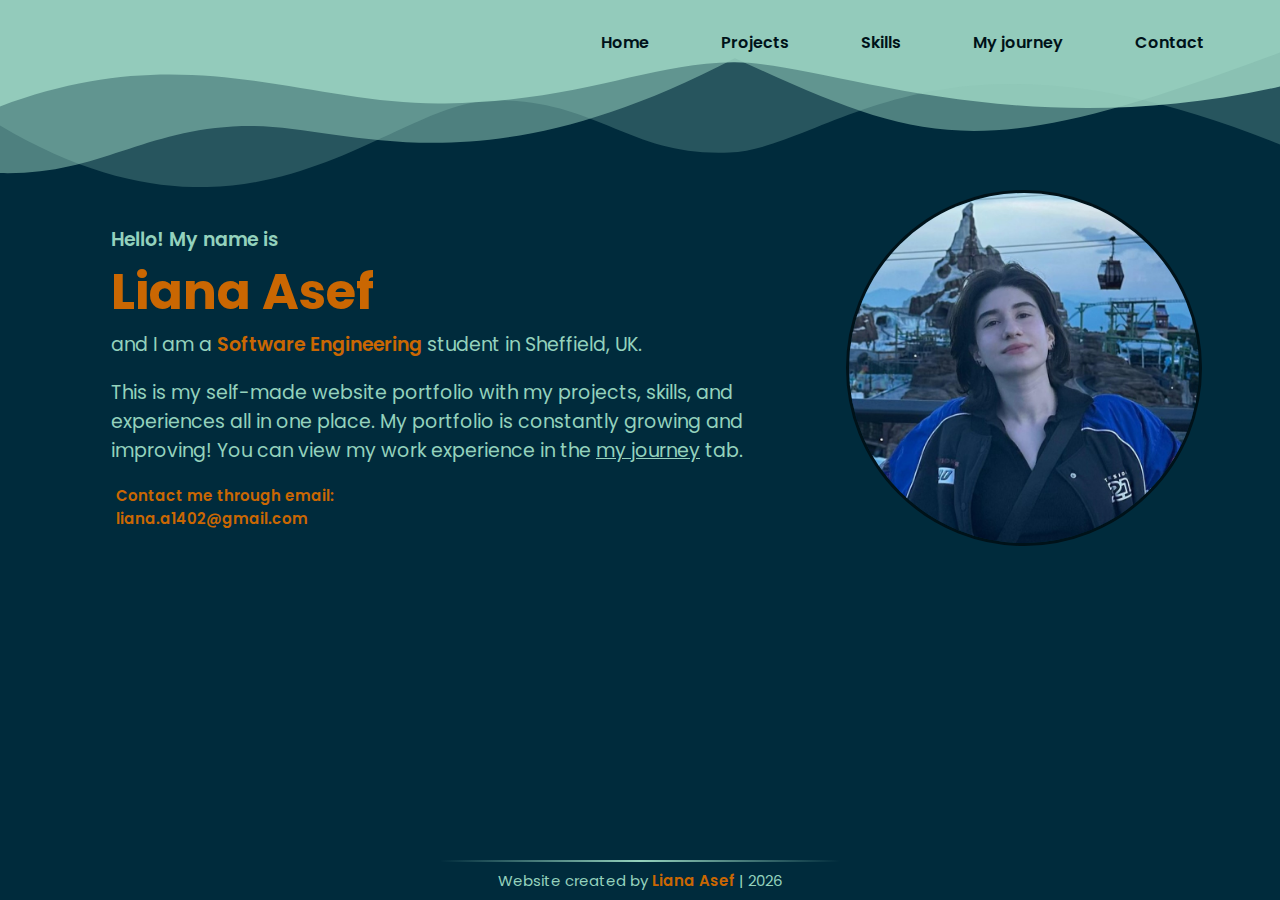
<file: index.html>
<!DOCTYPE html>
<html lang="en">
<head>
    <meta charset="UTF-8">
    <meta name="viewport" content="width=device-width, initial-scale=1.0">
    <title>Home</title>
    <link rel="stylesheet" href="styles/mobile.css">
    <link rel="stylesheet" media="only screen and (min-width:430px)" href="styles/tablet.css">
    <link rel="stylesheet" media="only screen and (min-width:1000px)" href="styles/desktop.css">
</head>

<body>
    <header>
        <div id="divider_id" class="website-divider-container-110428">
            <svg xmlns="http://www.w3.org/2000/svg" class="divider-img-110428" viewBox="0 0 1080 137" preserveAspectRatio="none">
                <path d="M 0,137 V 59.03716 c 158.97703,52.21241 257.17659,0.48065 375.35967,2.17167 118.18308,1.69101 168.54911,29.1665 243.12679,30.10771 C 693.06415,92.25775 855.93515,29.278599 1080,73.61449 V 137 Z" style="opacity:0.85"></path>
                <path d="M 0,10.174557 C 83.419822,8.405668 117.65911,41.78116 204.11379,44.65308 290.56846,47.52499 396.02558,-7.4328 620.04248,94.40134 782.19141,29.627636 825.67279,15.823104 1080,98.55518 V 137 H 0 Z" style="opacity:0.5"></path>
                <path d="M 0,45.10182 C 216.27861,-66.146913 327.90348,63.09813 416.42665,63.52904 504.94982,63.95995 530.42054,22.125806 615.37532,25.210412 700.33012,28.295019 790.77619,132.60682 1080,31.125744 V 137 H 0 Z" style="opacity:0.25"></path>
            </svg>   
         </div>
        <navbar class="navbar">
            <button class="hamburger">
                <div class="bar"></div>
            </button>
            <ul class="navbar-list">
                <li class="navbar-list-item"><a href="index.html">Home</a></li>
                <li class="navbar-list-item"><a href="projects.html">Projects</a></li>
                <li class="navbar-list-item"><a href="skills.html">Skills</a></li>
                <li class="navbar-list-item"><a href="journey.html">My journey</a></li>
                <li class="navbar-list-item"><a href="contact.html">Contact</a></li>
            </ul>
        </navbar>
    </header>

    <div class="index-body-container">
        <div class="about-me">
            <p class="about-me-main" id="about-me-line-1">Hello! My name is</p>
            <h1>Liana Asef</h1>
            <p class="about-me-main" id="about-me-line-2">and I am a <span class="color-red">Software Engineering</span> student in Sheffield, UK.</p>
            <p class="about-me-main">This is my self-made website portfolio with my projects, skills, and experiences all in one place. My portfolio is constantly growing and improving! You can view my work experience in the <a href="journey.html"><u>my journey</u></a> tab.</p>
            <p class="quick-contact">Contact me through email:</p>
            <p class="quick-contact">liana.a1402@gmail.com</p>
        </div>
        <div class="image">
            <img class="full-face-pic" src="images/FullFace.jpg">
        </div>
    </div>
    <footer class="footer">
        <hr>
        <p>Website created by <span class="color-red">Liana Asef</span> | <script>new Date().getFullYear()>document.write(new Date().getFullYear());</script></p>
    </footer>
    <script src="js/main.js"></script>
</body>
</html>
</file>
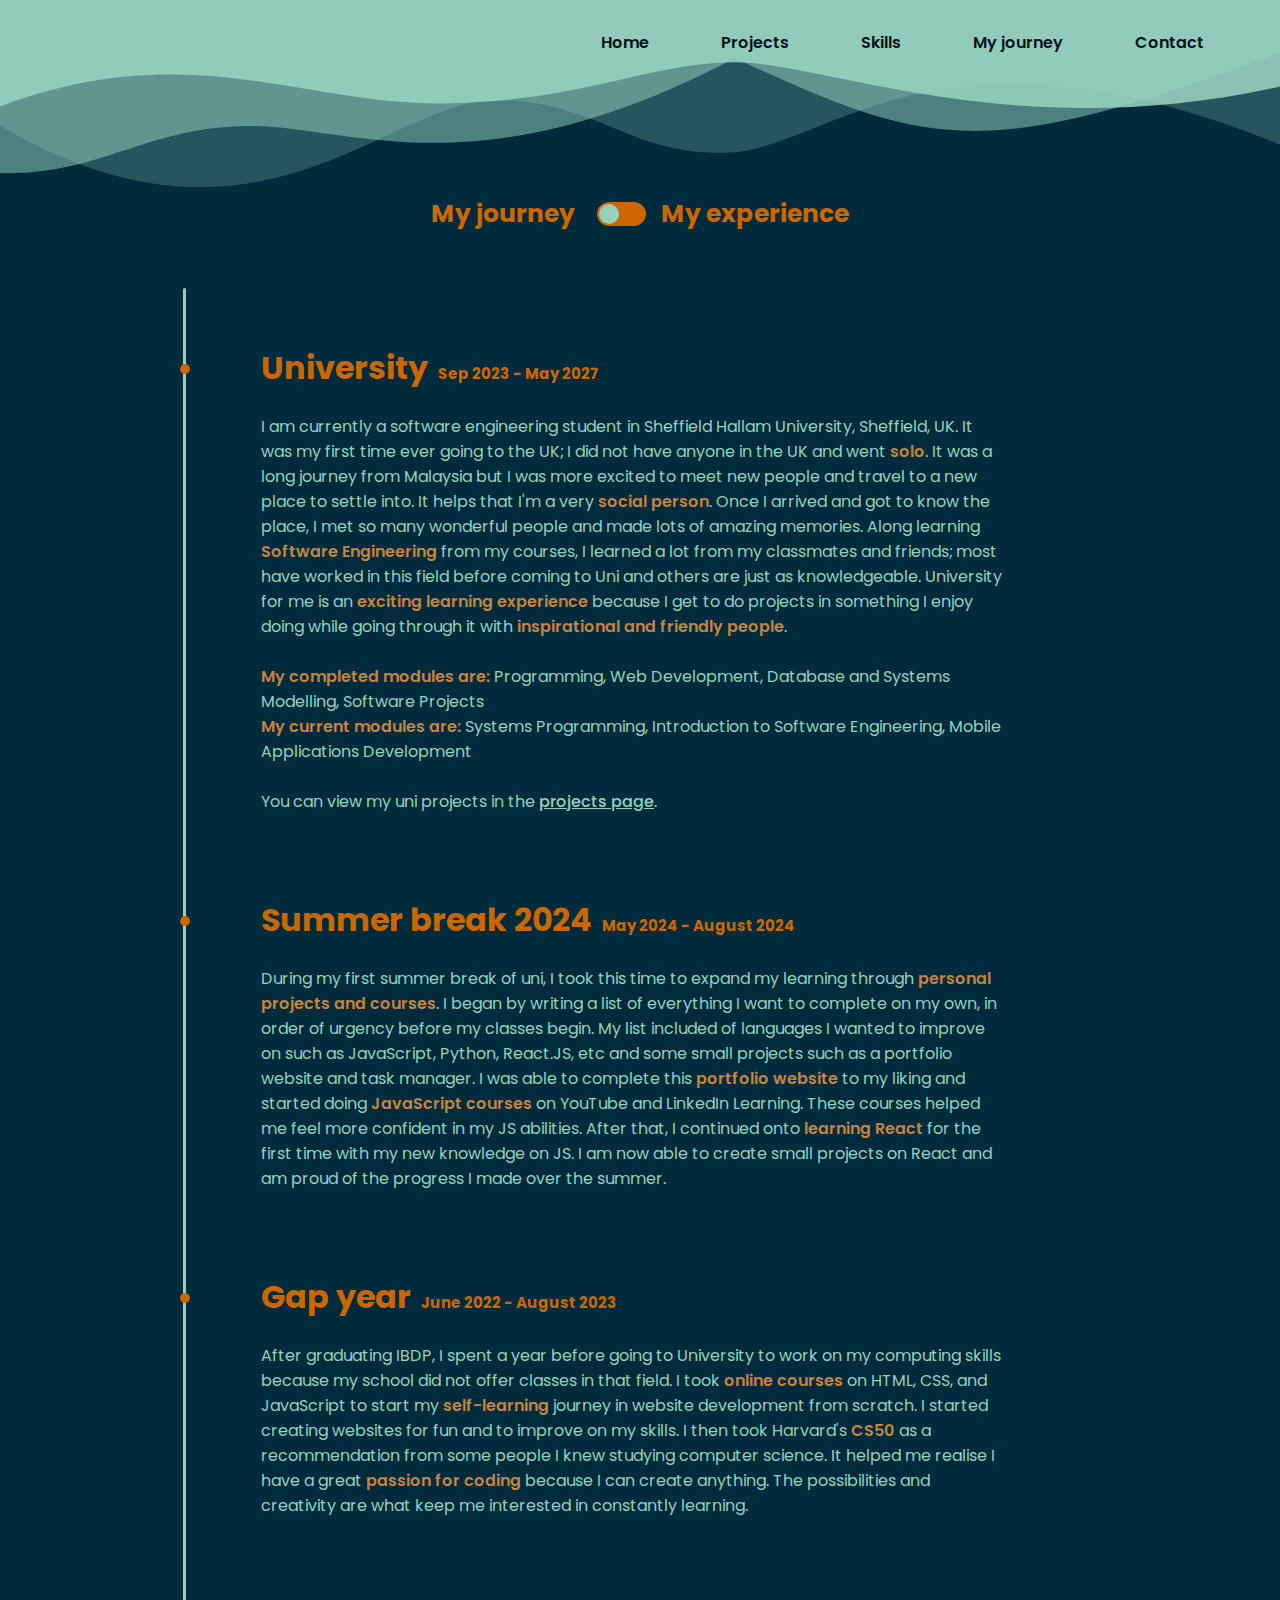
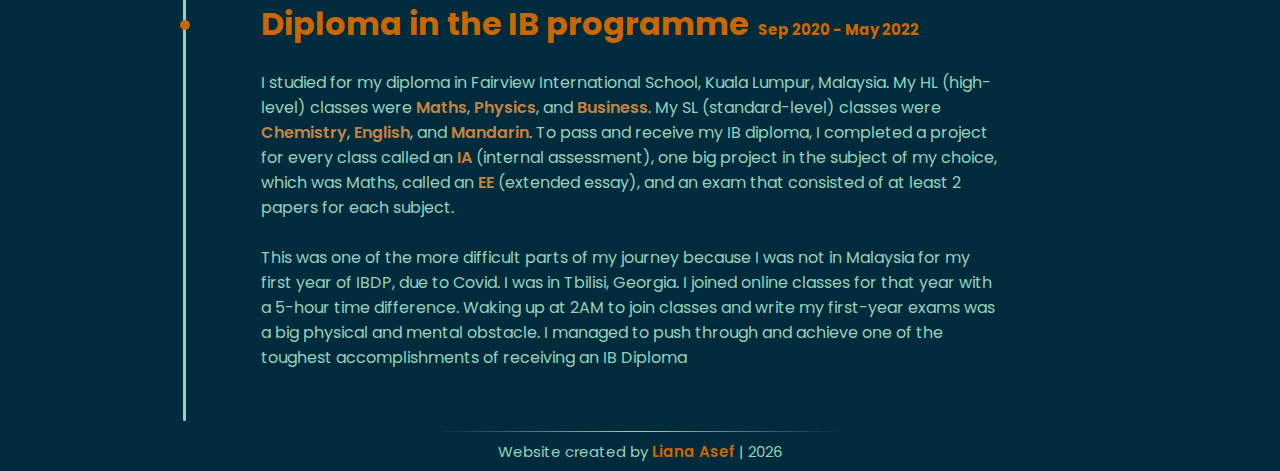
<file: journey.html>
<!DOCTYPE html>
<html lang="en">
<head>
    <meta charset="UTF-8">
    <meta name="viewport" content="width=device-width, initial-scale=1.0">
    <title>My journey</title>
    <link rel="stylesheet" href="styles/mobile.css">
    <link rel="stylesheet" media="only screen and (min-width:430px)" href="styles/tablet.css">
    <link rel="stylesheet" media="only screen and (min-width:1000px)" href="styles/desktop.css">
    <link rel="shortcut icon" href="#" />
</head>
<body>
    <header>
        <div id="divider_id" class="website-divider-container-110428">
            <svg xmlns="http://www.w3.org/2000/svg" class="divider-img-110428" viewBox="0 0 1080 137" preserveAspectRatio="none">
                <path d="M 0,137 V 59.03716 c 158.97703,52.21241 257.17659,0.48065 375.35967,2.17167 118.18308,1.69101 168.54911,29.1665 243.12679,30.10771 C 693.06415,92.25775 855.93515,29.278599 1080,73.61449 V 137 Z" style="opacity:0.85"></path>
                <path d="M 0,10.174557 C 83.419822,8.405668 117.65911,41.78116 204.11379,44.65308 290.56846,47.52499 396.02558,-7.4328 620.04248,94.40134 782.19141,29.627636 825.67279,15.823104 1080,98.55518 V 137 H 0 Z" style="opacity:0.5"></path>
                <path d="M 0,45.10182 C 216.27861,-66.146913 327.90348,63.09813 416.42665,63.52904 504.94982,63.95995 530.42054,22.125806 615.37532,25.210412 700.33012,28.295019 790.77619,132.60682 1080,31.125744 V 137 H 0 Z" style="opacity:0.25"></path>
            </svg>   
         </div>
        <navbar class="navbar">
            <button class="hamburger">
                <div class="bar"></div>
            </button>
            <ul class="navbar-list">
                <li class="navbar-list-item"><a href="index.html">Home</a></li>
                <li class="navbar-list-item"><a href="projects.html">Projects</a></li>
                <li class="navbar-list-item"><a href="skills.html">Skills</a></li>
                <li class="navbar-list-item"><a href="journey.html">My journey</a></li>
                <li class="navbar-list-item"><a href="contact.html">Contact</a></li>
            </ul>
        </navbar>
    </header>

    <div class="journey-body-container">
        <div class="switch-container">
            <h3>My journey</h3>
            <label class="switch">
                <input id="switch" type="checkbox">
                <span class="slider"></span>
            </label>
            <h3>My experience</h3>
        </div>
        
        <div>
            <div id="journey-page" class="journey-page">
                <div class="vl"></div>
                <div>
                    <div class="journey-card">
                        <h1 class="title"><span class="vl-dot"></span>University <span class="title-date">Sep 2023 - May 2027</span></h1>
                        <p>I am currently a software engineering student in Sheffield Hallam University, Sheffield, UK. It was my first time ever going to the UK; I did not have anyone in the UK and went <span class="color-light-red">solo</span>. It was a long journey from Malaysia but I was more excited to meet new people and travel to a new place to settle into. It helps that I'm a very <span class="color-light-red">social person</span>. Once I arrived and got to know the place, I met so many wonderful people and made lots of amazing memories. Along learning <span class="color-light-red">Software Engineering</span> from my courses, I learned a lot from my classmates and friends; most have worked in this field before coming to Uni and others are just as knowledgeable. University for me is an <span class="color-light-red">exciting learning experience</span> because I get to do projects in something I enjoy doing while going through it with <span class="color-light-red">inspirational and friendly people</span>. 
                            <br><br><span class="color-light-red">My completed modules are: </span>Programming, Web Development, Database and Systems Modelling, Software Projects
                            <br><span class="color-light-red">My current modules are: </span>Systems Programming, Introduction to Software Engineering, Mobile Applications Development
                            <br><br>You can view my uni projects in the <a href="projects.html"><u>projects page</u></a>.</p>
                    </div>
                    <div class="journey-card">
                        <h1 class="title"><span class="vl-dot"></span>Summer break 2024<span class="title-date">May 2024 - August 2024</span></h1>
                        <p>During my first summer break of uni, I took this time to expand my learning through <span class="color-light-red">personal projects and courses</span>. I began by writing a list of everything I want to complete on my own, in order of urgency before my classes begin. My list included of languages I wanted to improve on such as JavaScript, Python, React.JS, etc and some small projects such as a portfolio website and task manager. I was able to complete this <span class="color-light-red">portfolio website</span> to my liking and started doing <span class="color-light-red">JavaScript courses</span> on YouTube and LinkedIn Learning. These courses helped me feel more confident in my JS abilities. After that, I continued onto <span class="color-light-red">learning React</span> for the first time with my new knowledge on JS. I am now able to create small projects on React and am proud of the progress I made over the summer.</p>
                    </div>
                    <div class="journey-card">
                        <h1 class="title"><span class="vl-dot"></span>Gap year <span class="title-date">June 2022 - August 2023</span></h1>
                        <p>After graduating IBDP, I spent a year before going to University to work on my computing skills because my school did not offer classes in that field. I took <span class="color-light-red">online courses</span> on HTML, CSS, and JavaScript to start my <span class="color-light-red">self-learning</span> journey in website development from scratch. I started creating websites for fun and to improve on my skills. I then took Harvard's <span class="color-light-red">CS50</span> as a recommendation from some people I knew studying computer science. It helped me realise I have a great <span class="color-light-red">passion for coding</span> because I can create anything. The possibilities and creativity are what keep me interested in constantly learning.</p>
                    </div>
                    <div class="journey-card">
                        <h1 class="title"><span class="vl-dot"></span>Diploma in the IB programme <span class="title-date">Sep 2020 - May 2022</span></h1>
                        <p>I studied for my diploma in Fairview International School, Kuala Lumpur, Malaysia. My HL (high-level) classes were <span class="color-light-red">Maths</span>, <span class="color-light-red">Physics</span>, and <span class="color-light-red">Business</span>. My SL (standard-level) classes were <span class="color-light-red">Chemistry</span>, <span class="color-light-red">English</span>, and <span class="color-light-red">Mandarin</span>. To pass and receive my IB diploma, I completed a project for every class called an <span class="color-light-red">IA</span> (internal assessment), one big project in the subject of my choice, which was Maths, called an <span class="color-light-red">EE</span> (extended essay), and an exam that consisted of at least 2 papers for each subject.
                            <br><br>This was one of the more difficult parts of my journey because I was not in Malaysia for my first year of IBDP, due to Covid. I was in Tbilisi, Georgia. I joined online classes for that year with a 5-hour time difference. Waking up at 2AM to join classes and write my first-year exams was a big physical and mental obstacle. I managed to push through and achieve one of the toughest accomplishments of receiving an IB Diploma</p>
                    </div>
                </div>
            </div>

            <div id="experience-page" class="experience-page">
                <div class="experience-card">
                    <h1 class="title">Senior student ambassador <span class="title-date">Sheffield Hallam University</span></h1>
                    <p>I started taking student ambassador jobs in July 2024 and continue to take them whenever possible for more experience. My first one was the <span class="color-light-red">July open day</span> where I was stationed at the computing building, along with 2 other ambassadors. Our main task was to greet guests, help or direct them to the event/talk of their choice, keep track of the scheduled events to be prepared to guide guests between them, and make guests feel welcome to the University and answer any questions honestly. Since then, I've worked multiple days giving <span class="color-light-red">campus tours</span> and being involved in <span class="color-light-red">welcome talks</span>.
                        <br><br>My <span class="color-light-red">strengths</span> as a student ambassador is having a positive attitude being friendly and approachable when talking with guests and giving tours. I enjoy making every student's visit entertaining and memorable. During my tours, I try to talk with the students about their plans for uni or any topic they might be interested in, while also talking about my experience in Sheffield Hallam.
                        <br><br><span class="color-light-red">This opportunity has made me</span> more outgoing and confident. I've built my communication, teamworking, and leadership skills through campus tours, talks, and keeping other ambassadors and managers up to date. I also improved on my time management and planning skills through staying on a strict schedule we are given for the day. Our tours start and end on a specific time so we need to plan the destinations accordingly but not rush through it.
                        <br><br><span class="color-red">The skills I used in or learned from this experience:</span> <a href="skills.html#personal-skills">Organisation</a>, <a href="skills.html#personal-skills">Teamworking</a>, <a href="skills.html#personal-skills">Communication</a>, <a href="skills.html#personal-skills">Leadership</a>, <a href="skills.html#personal-skills">Planning</a>.</p>
                </div>
                <div class="experience-card">
                    <h1 class="title">Course representative <span class="title-date">Sheffield Hallam University, Sep 2023- June 2027</span></h1>
                    <p>Our main mission is to support students with all matters either through passing on feedback, redirecting them to the appropriate location for their need, or one-on-one chats for more minor situations. We keep regular communication with the department representative on feedback and conduct meetings to discuss if any further actions need to be taken. 
                        <br><br>A more specific example of a task assigned to me and another course rep in computing was to organize, plan, and host an autumn social event for all representatives in the computing department.
                        <br><br><span class="color-red">The skills I used in or learned from this experience:</span> <a href="skills.html#personal-skills">Organisation</a>, <a href="skills.html#personal-skills">Teamworking</a>, <a href="skills.html#personal-skills">Communication</a>, <a href="skills.html#personal-skills">Planning</a>.
                    </p>
                </div>
                <div class="experience-card">
                    <h1 class="title">World Scholars Cup volunteer <span class="title-date">Fairview International School, June 2022</span></h1>
                    <p>A volunteer's main job was to direct competitors, other students, and guests arriving to their respective area. We had a schedule to follow and ensure everyone was on time to the events. We communicated between other volunteers and staff in different areas to verify everything goes as planned. During each competition, some volunteers, including me, were assigned to prep meals for lunch and label them accordingly for different diets.
                        <br><br><span class="color-red">The skills I used in or learned from this experience:</span> <a href="skills.html#personal-skills">Organisation</a>, <a href="skills.html#personal-skills">Teamworking</a>, <a href="skills.html#personal-skills">Communication</a>.
                    </p>
                </div>
            </div>
        </div>
    </div>

    <footer class="footer">
        <hr>
        <p>Website created by <span class="color-red">Liana Asef</span> | <script>new Date().getFullYear()>document.write(new Date().getFullYear());</script></p>
    </footer>
    
    <script src="js/main.js"></script>
    <script src="js/swap-switch.js"></script>
</body>
</html>
</file>
<file: styles/mobile.css>
@import url("https://fonts.googleapis.com/css2?family=Poppins:ital,wght@0,100;0,200;0,300;0,400;0,500;0,600;0,700;0,800;0,900;1,100;1,200;1,300;1,400;1,500;1,600;1,700;1,800;1,900&display=swap");

html{
    scroll-behavior: smooth;
}
body{
    position: relative;
    padding: 5px;
    margin: 0;
    padding-bottom: 50px;
    min-height: 100dvh;
    background-attachment: fixed;
    background-color: #002B3C;
    color: #001219;
    font-family: "Poppins", sans-serif;
    box-sizing: border-box;
}
body a{
    text-decoration: none;
    cursor: pointer;
}
body ul{
    list-style: none;
}

/* navbar */
.navbar{
    display: flex;
    padding: 15px;
    flex-direction: column;
    align-items: flex-end;
}
.navbar-list{
    position: fixed;
    display: block;
    background-color: #005F73;
    color: #FAF7EC;
    padding: 0 20px;
    margin-right: 5px;
    border-radius: 5px;
    z-index: 1;
    top: 8vh;
    right: -100%;
    transition: 0.4s;
}
.navbar-list.is-active{
    right: 0;
}
.navbar-list-item{
    padding: 15px 0;
}
.navbar-list a{
    color: #FAF7EC;
}
.navbar-list a:hover{
    color: #BB3E03;
}

.website-divider-container-110428 {
    height: 100%;
}
  
.divider-img-110428{
    position: absolute;
    width: 100%;
    height: 187px;
    transform: scale(1, -1);
    top:0px;
    left: 0px;
    fill: #9bd5c2;
}

.hamburger{
    display: block;
    position: relative;
    cursor: pointer;
    width: 50px;

    appearance: none;
    background: none;
    outline: none;
    border: none;
    z-index: 10;
}
.hamburger .bar, .hamburger:after, .hamburger:before{
    content: '';
    display: block;
    width: 100%;
    height: 5px;
    background-color: #005F73;
    margin: 6px 0;
    transition: 0.4s;
    border-radius: 10px;
}
.hamburger.is-active:before{
    transform: rotate(-45deg) translate(-8px, 6px);
    background-color: #CA6702;
}
.hamburger.is-active:after{
    transform: rotate(45deg) translate(-9px, -7px);
    background-color: #CA6702;
}
.hamburger.is-active .bar{
    opacity: 0;
}

/* shared css */
.index-body-container, .contact-body-container, .projects-body-container, .skills-body-container, .journey-body-container{
    display: flex;
    flex-direction: column;
    justify-content: center;
    padding-top: 100px;
}
.contact-body-container h2, .projects-body-container h2, .skills-body-container h2, .journey-body-container h2{
    padding: 0 20px;
    font-size: 28px;
    font-weight: 600;
    color: #CA6702;
}
.project-card a, .skill-card a, .journey-card a, .experience-card a{
    color: #94D2BD;
    font-weight: 500;
}
.project-card a:hover, .skill-card a:hover, .experience-card a:hover{
    color: #CA6702;
}

/* home */
.color-red{
    color: #CA6702;
    font-weight: 600;
    font-family: "Poppins", sans-serif;
}
.color-light-red{
    color: #c48442;
    font-weight: 600;
    font-family: "Poppins", sans-serif;
}
.index-body-container{
    align-items: center;
}
.index-body-container img{
    width: 100%;
    height: 100%;
    margin: 20px 0;
    border: 3px solid #001219;
    border-radius: 100%;
    transition: 0.4s;
}
.index-body-container .image{
    display: flex;
    justify-content: center;
    max-width: 350px;
}
.about-me{
    padding: 0 20px;
}
.about-me h1{
    font-size: 50px;
    color: #CA6702;
    margin: 0;
    padding-left: 10px;
}
.about-me-main, .about-me-main a{
    color: #94D2BD;
}
.about-me-main a:hover, .journey-card a:hover{
    color: #CA6702;
}
.about-me p{
    padding-left: 10px;
}
#about-me-line-1{
    font-weight: 600;
    margin-bottom: 0;
}
#about-me-line-2{
    margin-top: 0;
}
.quick-contact{
    margin: 0;
    font-size: 13px;
    color: #CA6702;
    font-weight: 600;
}

/* contact */
.contact-container{
    display: flex;
    flex-wrap: wrap;
    justify-content: center;
}
.contact-card{
    background-color: #93CDBB;
    color: #001219;
    width: 350px;
    min-height: 250px;
    border-radius: 5px;
    margin: 10%;
    box-shadow: 2px 1px 10px #001219;
    transition: 0.4s;
}
.circle-icon{
    display: inline-block;
    position: relative;
    background-color: #CA6702;
    color: #FAF7EC;
    font-size: 30px;
    padding: 15px 17px;
    border-radius: 100%;
    top: -30px;
    left: 40%;
    z-index: 1;
    text-align: center;
    line-height: 1;
}
#contact-icon{
    color: #FAF7EC;
    font-size: 30px;
}
.contact-card-content{
    padding: 0 20px 20px 20px;
    margin-top: -10px;
}
.contact-card-content p{
    padding: 0 5px;
    margin: 5px 0px;
}
.contact-card-content a{
    color: #005779;
}
.contact-card-content a:hover{
    color: #CA6702;
}
#linkedin-text, #email-text{
    margin-top: 15px;
}

/* projects */
.projects-list{
    margin-bottom: 50px;
}
.projects-list h2{
    color: #CA6702;
    font-size: 28px;
}
.projects{
    list-style: circle;
    padding-left: 50px;
}
.projects li{
    margin-bottom: 10px;
    font-size: 18px;
}
.projects li::marker{
    color: #94D2BD;
}
.projects a{
    color: #94D2BD;
}
.projects a:hover{
    color: #CA6702;
}

.projects-body-container h1{
    color: #CA6702;
    font-size: 32px;
}
.project-card{
    padding: 0 10px;
}
.project-card img{
    border-radius: 5px;
}
.project-card-content{
    display: flex;
    flex-direction: column;
    min-height: 0;
    min-width: 0;
}
.grid-images-1{
    grid-column-start: 1;
    min-width: 0;
    display: flex;
    flex-wrap: wrap;
}
.grid-images-1 img{
    height: 90px;
    margin-top: 5px;
    transition: 0.4s;
    border: 2px solid #001219;
}

#RMaddrecipe, #RMpantry{
    height: 130px;
}
#RMwhattocook{
    height: 150px;
}

.grid-text-1{
    grid-column-start: 2;
    overflow: hidden;
    min-width: 0;
    max-width: 640px;
    min-height: 300px;
    background-color: #CA6702;
    transition: ease-in-out 0.5s;
    align-content: center;
    padding: 50px;
    font-weight: 500;
}
.grid-text-1 p{
    display: flex;
    align-items: center;
}
.back1{
    border-radius: 100% 40% 75% 35% / 32% 41% 59% 68%;
}
.back2{
    border-radius: 37% 73% 33% 27% / 61% 34% 66% 39%;
}
.grid-images-2{
    display: flex;
    grid-column-start: 2;
    min-width: 0;
    flex-wrap: wrap;
}
.grid-images-2 img{
    height: 150px;
    transition: 0.4s;
    margin-top: 5px;
}

#RMplanning1, #RMplanning2, #EERcalculate, #EERdashboard, #EERbrowse, #EERlogin, #EERadd{
    height: 140px;
}
#BTusecase, #BTerd, #BTnotes1{
    height: 120px;
}
#BTlogin, #BTregister, #BThome, #BTchart, #BTmonthlyrecord{
    height: 105px;
}
#EERloginmobile, #EERdashboardmobile, #EERbrowsemobile, #EERedit, #EERrange{
    height: 180px;
    margin: 3px;
}

.grid-text-2{
    grid-column-start: 1;
    overflow: hidden;
    min-width: 0;
    color: #94D2BD;
    margin-top: 40px;
}
.grid-text-3, .grid-text-4{
    color: #94D2BD;
    overflow: hidden;
    min-width: 0;
}
.projects-body-container hr{
    height: 1.6px;
    background: linear-gradient(to right, #CA6702, #9bd5c2, #002B3C, transparent);
    border: none;
    margin: 30px 0;
    width: 90%;
}
#up-button{
    display: none;
}

/* skills */
.skills-list{
    color: #94D2BD;
    display: flex;
    flex-direction: column;
    padding-left: 5vw;
}
.fa-brands{
    color: #ca6702;
    font-size: 75px;
    justify-self: center;
}
.fa-solid{
    font-size: 65px;
    color: #ca6702;
    justify-self: center;
}
.fa-regular{
    color: #ca6702;
    font-size: 65px;
    justify-self: center;
}
.icons8-c-sharp-logo { 
    display: inline-block;
    width: 75px;
    height: 75px;
    background: url('[data-uri]') 50% 50% no-repeat;
    background-size: 100%; 
    justify-self: center;
}
.skill-card p{
    margin: 0;
}
.read-more-p{
    display: none;
    /* opacity: 0; */
}
.read-more-button{
    font-size: 20px;
    font-weight: bold;
    color: #94D2BD;
    border: none;
    background-color: transparent;
    cursor: pointer;
    padding-top: 10px;
}
.read-more-button:hover{
    color: #CA6702;
}
.skill-card{
    margin-bottom: 50px;
}
.skill-title, .language-title{
    font-weight: 650;
    font-size: 30px;
    margin: 0;
}
.skill-header{
    display: flex;
    flex-direction: row;
    align-items: center;
    gap: 10px;
}
.flag{
    height: 50px;
    justify-self: center;
}
.language-bar-container{
    position: relative;
}
.language-bar{
    width: 80%;
    border: 2.5px solid #94D2BD;
    border-radius: 50px;
    margin-left: 0;
    position: absolute;
}
.language-bar-complete{
    position: absolute;
    border: 2.5px solid #CA6702;
    border-radius: 50px;
}
#english-bar{
    width: 80%;
}
#turkish-bar{
    width: 50%;
}
#farsi-bar{
    width: 60%;
}
#french-bar{
    width: 30%;
}

/* journey */
.switch{
    display: flex;
    justify-content: center;
    margin: 0 15px;
}
.switch-container{
    display: flex;
    flex-direction: row;
    justify-content: center;
    align-items: center;
    margin-bottom: 30px;
}
.switch-container h3{
    color: #CA6702;
    font-size: 25px;
    text-align: center;
}
#switch{
    width: 0;
}
.slider{
    display: inline-block;
    width: 45px;
    background-color: #CA6702;
    border-radius: 50% / 100%;
    border: 2px solid #CA6702;
    position: relative;
    cursor: pointer;
}
.slider::before{
    content: "";
    position: absolute;
    background-color: #94D2BD;
    width: 20px;
    border-radius: 50%;
}
.slider, .slider::before{
    transition: 0.5s;
    height: 20px;
}
#switch:checked + .slider::before{
    transform: translateX(25px);
    background-color: #CA6702;
    border-color: #CA6702;
}
#switch:checked + .slider{
    background-color: #94D2BD;
    border-color: #94D2BD;
}

#experience-page{
    display: none;
    flex-direction: column;
    align-items: center;
}
#journey-page{
    display: flex;
    flex-direction: row;
    justify-content: center;
    padding: 0 10px 0 40px;
    max-width: 80vw;
}
.journey-card{
    color: #94D2BD;
    margin-left: 20px;
    padding: 10px 0;
}
.experience-card{
    background-color: #194551;
    color: #94D2BD;
    margin: 10px;
    padding: 10px 30px;
    border-radius: 10px;
}
.experience-card h1, .journey-card h1{
    color: #CA6702;
}
.experience-card .title-date, .journey-card .title-date{
    font-size: 15px;
    padding-left: 10px;
}
.journey-card .title, .experience-card .title{
    display: flex;
    flex-direction: column;
    position: relative;
}

.vl{
    border-left: 3px solid #94D2BD;
    border-radius: 200px;
    position: relative;
}
.vl-dot{
    background-color: #CA6702;
    width: 10px;
    aspect-ratio: 1;
    border-radius: 100px;
    position: absolute;
    left: -26px;
    top: 18px;
}

/* footer */
.footer{
    position: absolute;
    left: 0;
    right: 0;
    bottom: 0;

    padding-bottom: 8px;

    text-align: center;
    font-size: 15px;
}
.footer p{
    margin: 0;
    color: #94D2BD;
}
.footer hr{
    height: 1.5px;
    background: linear-gradient(to right, transparent, #94D2BD, transparent);
    border: none;
}
</file>
<file: styles/tablet.css>
/* journey */
#journey-page{
    padding:0 20px;
    max-width: 90%;
}
.journey-card{
    padding: 10px 10px;
}
.journey-card .title{
    flex-direction: column;
}
.vl-dot {
    left: -37px;
}
</file>
<file: styles/desktop.css>
/* navbar */
.navbar{
    display: block;
}
.navbar-list{
    position: relative;
    display: flex;
    justify-content: flex-end;
    margin: 0;
    top: 0;
    right: 0;
    background-color: transparent;
    color: #001219;
    font-weight: 600;
}
.navbar-list-item{
    padding: 10px 3%;
}
.navbar-list a{
    color: #001219;
}
#navbar-home a, #navbar-projects a{
    color: #9BD5C2;
}
#navbar-home a:hover, #navbar-projects a:hover{
    color: #BB3E03;
}
.wave {
    position: absolute;
    top: 0;
    left: 0;
    width: 100%;
    overflow: hidden;
    line-height: 0;
}

.wave svg {
    position: relative;
    display: block;
    width: calc(100% + 1.3px);
    height: 147px;
    transform: rotateY(180deg);
}

.hamburger{
    display: none;
}

/* shared css */
.contact-body-container, .index-body-container, .projects-body-container, .skills-body-container, .journey-body-container{
    padding: 90px 50px 0;
}

.contact-body-container h2, .projects-body-container h2, .skills-body-container h2, .journey-body-container h2{
    max-width: 60%;
}

/* home */
.index-body-container{
    flex-direction: row;
    align-items: center;
    justify-content: space-evenly;
}
.index-body-container img{
    position: relative;
}
.index-body-container img:hover{
    transform: scale(1.02);
    border: 3px solid #CA6702;
}
.about-me{
    width: 60%;
}
.about-me p{
    font-size: 19px;
}
.about-me .quick-contact{
    font-size: 15px;
    padding: 0 15px;
}
/* contact */
.contact-card{
    margin: 5%;
    aspect-ratio: 2/1.5;
    width: 40%;
    max-width: 310px;
    min-height: 220px;
}
.contact-card:hover{
    transform: scale(1.02);
}

/* projects */
.projects-body-container{
    align-items: center;
}
.projects-list{
    margin-left: 50px;
    min-width: 90%;
}
.projects{
    padding-left: 80px;
}
.project-card{
    padding: 0 60px;
    max-width: 1400px;
}
.project-card-content{
    display: grid;
    grid-template-columns: 50% 50%;
    gap: 20px;
}
.grid-text-1{
    padding: 35px 65px;
    font-size: 17px;
}
#up-button{
    display: none;
    position: fixed;
    top: 88vh;
    left: 94vw;
    width: 45px;
    border-radius: 100%;
    background-color: transparent;
    border: none;
    transition: 0.5s;
}
#up-button:hover{
    scale: 110%;
}
.fa-arrow-up{
    display: block;
    font-size: 40px;
}

.grid-images-1{
    display: grid;
    grid-template-columns: 33% 17% 17% 33%;
    grid-template-rows: 150px 200px;
    justify-content: end;
    justify-items: center;
    gap: 0 10px;
    position: relative;
}
.grid-images-1 img{
    height: 175px;
}
.grid-images-2{
    position: relative;
    padding: 30px;
    height: 400px
}
.grid-images-2 img{
    height: 300px;
    position: absolute;
    opacity: 0.8;
}
.grid-images-1 img:hover{
    transition: 0.4s;
    scale: 1.2;
    z-index: 5;
}
.grid-images-2 img:hover{
    opacity: 1;
    z-index: 2;
    transition: 0.4s;
    scale: 1.1;
    border: 2px solid #94D2BD;
}

.back1{
    border-radius: 73% 27% 75% 25% / 32% 41% 59% 68%;
}
.back2{
    border-radius: 37% 63% 33% 67% / 61% 34% 66% 39%;
}


/* project images part 1 */

/* column start 1 */
#RMintro, #Cantorhome, #compcourse{
    grid-column: 1 / span 2;
}
#RMaddrecipe, #BTlogin{
    grid-column: 1;
    height: 190px;
}
#BThome{
    grid-column: 1 / span 3;
    margin-top: 50px;
    height: 190px;
}
#EERbrowse{
    grid-column: 1;
    grid-row-start: 2;
    margin-top: 80px;
    height: 150px;
    position: absolute;
    left: 0;
}
#EERcalculate{
    grid-column: 1 / span 2;
    height: 150px;
    margin-top: 20px;
}

/* column start 2 */
#RMpantry{
    grid-column: 2 / span 2;
    height: 180px;
}
#BTregister{
    grid-column: 2 / span 2;
    height: 190px;
}
#EERlogin{
    grid-column: 2 / span 2;
    z-index: 2;
}
/* column start 3 */
#RMaddingredient, #Cantorhome2, #map{
    grid-column: 3 / span 2;
}
#EERdashboard{
    grid-column: 3 / span 2;
    height: 150px;
    margin-top: 20px;
}
/* column start 4 */
#RMwhattocook{
    grid-column: 4;
    height: 230px;
}
#BTchart{
    grid-column: 4;
    height: 190px;
}
#BTmonthlyrecord{
    grid-column: 4;
    margin-top: 55px;
    height: 160px;
}
#EERadd{
    grid-column-start: 3;
    grid-row-start: 2;
    margin-top: 80px;
    height: 150px;
    z-index: 1;
    position: absolute;
}
#compcourse, #map{
    margin-top: 35px;
}

/* project images part 2 */
#RMplanning1{
    bottom: 0;
    left: 0;
    height: 260px;
}
#RMplanning2{
    top: 0;
    right: 15px;
    height: 260px;
}
#RMsavefunction{
    bottom: 10px;
    right: 0;
    max-height: 250px;
}
#db{
    bottom: 0;
    max-height: 200px;
}
#wireframedesktop{
    bottom: 50px;
    left: 10px;
    left: 50px;
    max-height: 250px;
}
#wireframemobile{
    left: 0;
}
#BTerd{
    right: 0;
    top: 0;
    height: 300px;
}
#BTnotes1{
    bottom: 0;
    left: 0;
    height: 250px;
}
#BTnotes2{
    bottom: 0;
    right: 0;
}
#BTusecase{
    height: 300px;
}
#EERdashboardmobile{
    left: 110px;
    top: 80px;
}
#EERbrowsemobile{
    left: 220px;
    top: 160px;
}
#EERedit{
    left: 330px;
    top: 240px;
}
#EERrange{
    right: 0;
    top: 0;
    height: 200px;
}
#EERloginmobile, #EERdashboardmobile, #EERbrowsemobile, #EERedit{
    height: 300px;
}


/* skills */
.skill-title{
    font-size: 40px;
}
.language-title{
    font-size: 30px;
}
#langs-container{
    margin-bottom: 30px;
}
.skills-body-container h2{
    margin: 50px;
}
.skills-list{
    display: grid;
    grid-template-columns: 50% 50%;
    gap: 40px 10px;
    padding-left: 100px;
}
.skill-card{
    margin-bottom: 0;
}

/* journey */
.journey-card{
    padding: 10px 50px;
    margin: 25px;
}
.journey-card .title, .experience-card .title{
    display: flex;
    flex-direction: row;
    align-items: baseline;
}
.experience-card{
    margin: 10px 0 50px;
    width: 1000px;
    max-width: 85vw;
}
.vl-dot{
    left: -81px;
    top: 20px;
}
#experience-card{
    margin: 25px 10vw;
    padding: 10px 50px;
}
#journey-page{
    padding: 0 10vw;
    max-width: 70vw;
}

/* footer */
.footer hr{
    width: 400px;
}
</file>
